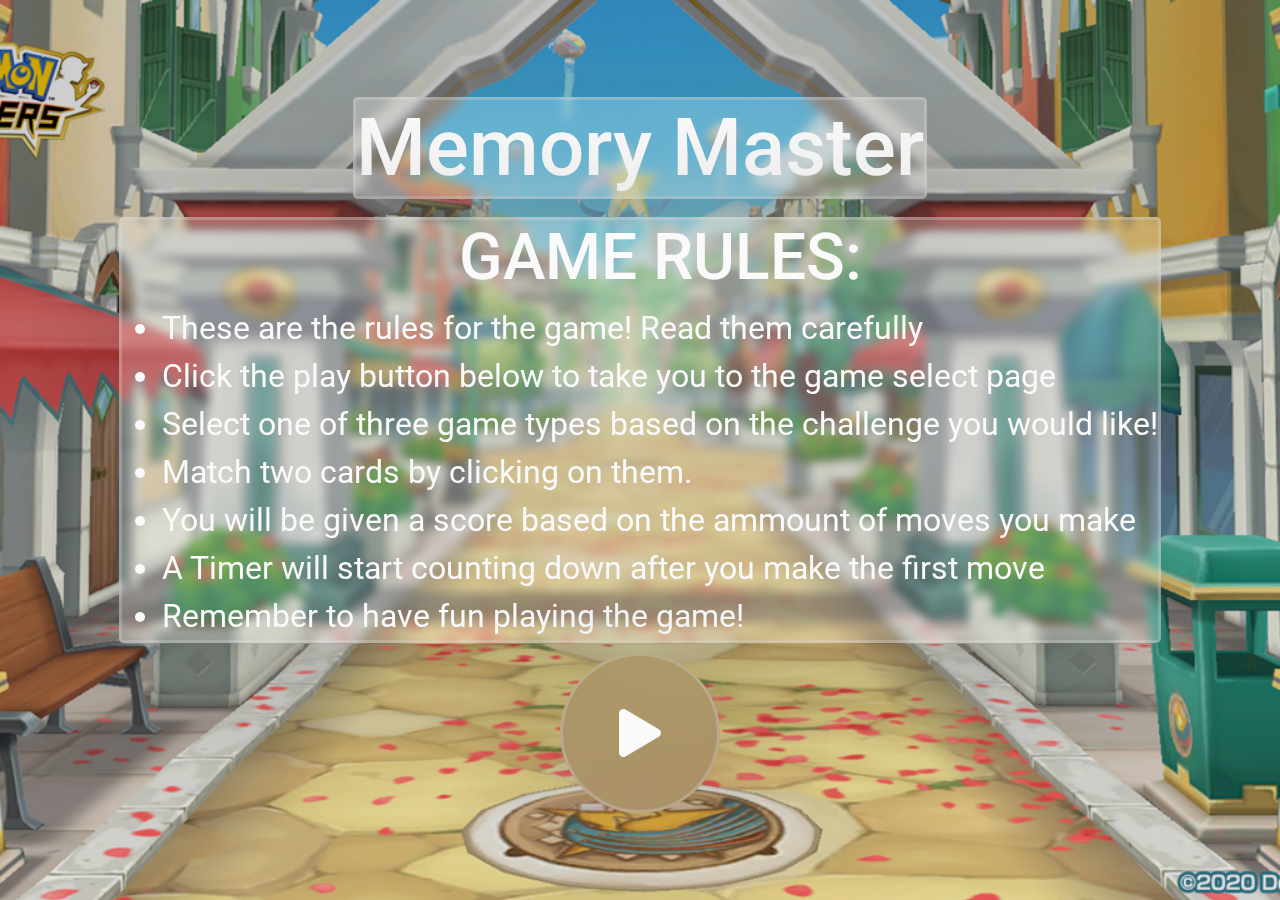
<file: index.html>
<!DOCTYPE html>
<html lang="en">

<head>
    <meta charset="UTF-8">
    <meta name="viewport" content="width=device-width, initial-scale=1.0">
    <meta http-equiv="X-UA-Compatible" content="ie=edge">
    <!-- Description for project using keywords -->
    <meta name="Description" content="Memory Game Interactive" />
    <!-- Google fonts link -->
    <link rel="preconnect" href="https://fonts.googleapis.com">
    <link rel="preconnect" href="https://fonts.gstatic.com" crossorigin>
    <link href="https://fonts.googleapis.com/css2?family=Roboto:wght@300&display=swap" rel="stylesheet">
    <!-- Bootstrap link -->
    <link rel="stylesheet" href="https://cdnjs.cloudflare.com/ajax/libs/twitter-bootstrap/4.6.0/css/bootstrap.min.css">
    <!-- Font Awesome link -->
    <link rel="stylesheet" href="https://cdnjs.cloudflare.com/ajax/libs/font-awesome/5.15.4/css/all.min.css">
    <!-- Link to css stylesheet -->
    <link rel="stylesheet" href="assets/css/style.css">
    <!-- Page Title -->
    <title>Memory Master</title>
</head>

<body class="city bg-image">
    <!-- Title for landing page -->
    <header class="container">
        <div class="row">
            <div class="col d-flex justify-content-center">
                <h1 class="glass">Memory Master</h1>
            </div>
        </div>
    </header>
    <!-- Section that holdd the rules -->
    <section class="container">
        <div class="row">
            <div class="col d-flex justify-content-center">
                <ul class="game-rules glass">
                    <h2>GAME RULES:</h2>
                    <li>These are the rules for the game! Read them carefully</li>
                    <li>Click the play button below to take you to the game select page</li>
                    <li>Select one of three game types based on the challenge you would like!</li>
                    <li>Match two cards by clicking on them.</li>
                    <li>You will be given a score based on the ammount of moves you make</li>
                    <li>A Timer will start counting down after you make the first move</li>
                    <li>Remember to have fun playing the game!</li>
                </ul>
            </div>
        </div>
    </section>
    <!-- Section for the button that takes you to the game selection page -->
    <section class="container">
        <div class="row">
            <div class="col d-flex justify-content-center">
                    <a href="gametype.html" class="game-select--button d-flex justify-content-center align-items-center">
                        <i class="fas fa-play play-button"></i>
                    </a>
            </div>
        </div>
    </section>
    <!-- Jquery script link -->
    <script src="https://cdnjs.cloudflare.com/ajax/libs/jquery/3.5.1/jquery.min.js"></script>
    <!-- Popper link included with bootstrap -->
    <script src="https://cdnjs.cloudflare.com/ajax/libs/popper.js/1.16.1/umd/popper.min.js"></script>
    <!-- Link to bootstrap JavaScript -->
    <script src="https://cdnjs.cloudflare.com/ajax/libs/twitter-bootstrap/4.6.0/js/bootstrap.min.js"></script>
</body>

</html>
</file>
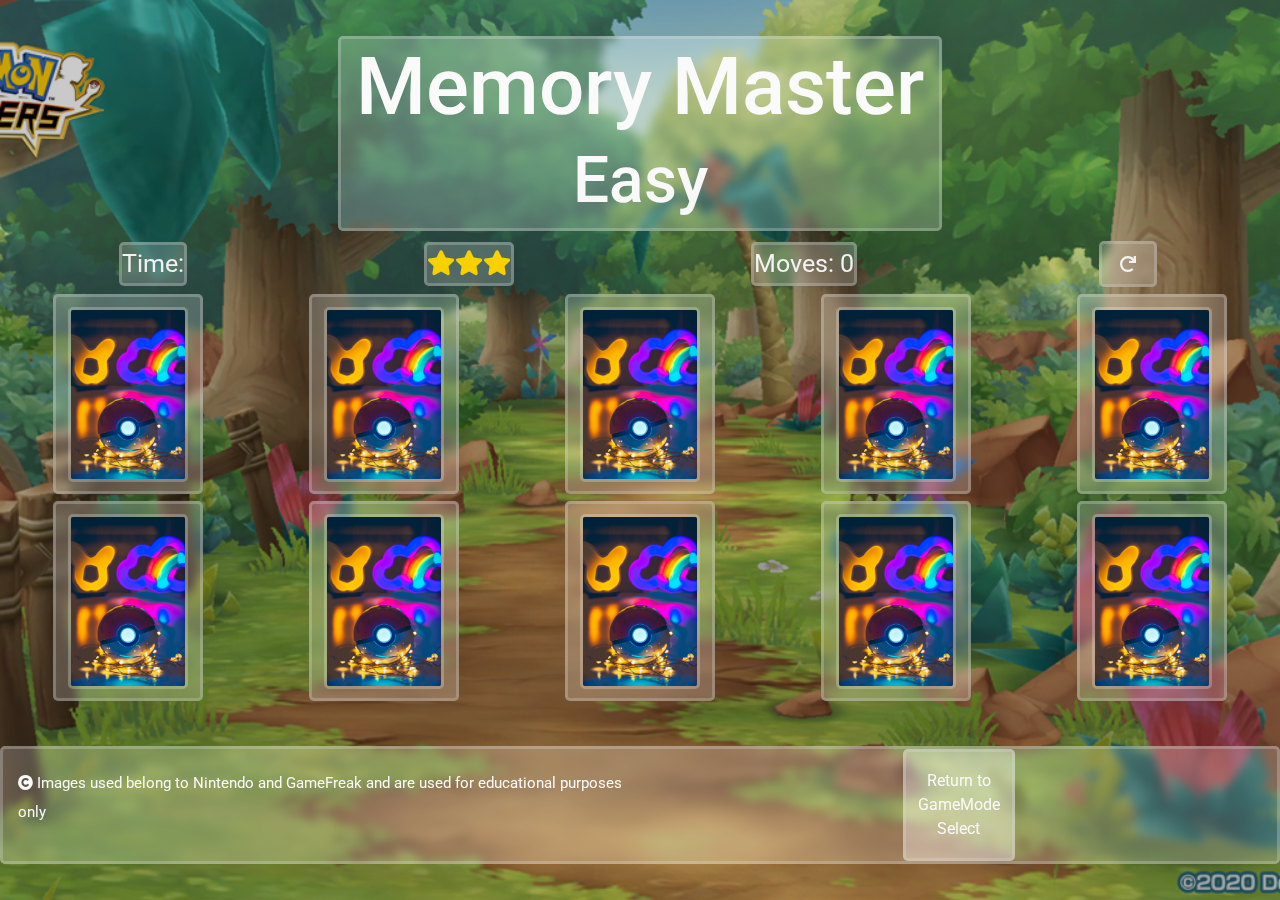
<file: easy.html>
<!DOCTYPE html>
<html lang="en">

<head>
    <meta charset="UTF-8">
    <meta name="viewport" content="width=device-width, initial-scale=1.0">
    <meta http-equiv="X-UA-Compatible" content="ie=edge">
    <!-- Description for project using keywords -->
    <meta name="Description" content="Memory Game Interactive" />
    <!-- Google fonts link -->
    <link rel="preconnect" href="https://fonts.googleapis.com">
    <link rel="preconnect" href="https://fonts.gstatic.com" crossorigin>
    <link href="https://fonts.googleapis.com/css2?family=Roboto:wght@300&display=swap" rel="stylesheet">
    <!-- Bootstrap link -->
    <link rel="stylesheet" href="https://cdnjs.cloudflare.com/ajax/libs/twitter-bootstrap/4.6.0/css/bootstrap.min.css">
    <!-- Bootstrap css link -->
    <link rel="stylesheet" href="https://cdnjs.cloudflare.com/ajax/libs/font-awesome/5.15.4/css/all.min.css">
    <!-- Link to css stylesheet -->
    <link rel="stylesheet" href="assets/css/style.css">
    <!-- Page Title -->
    <script src="assets/javascript/easy.js" async></script>
    <title>Memory Master</title>
</head>

<body class="forest bg-image">
    <!-- Header that countains the h1 page title -->
    <header class="d-flex container-fluid justify-content-center game-info--header">
        <div class="row glass">
            <div class="col">
                <h1>Memory Master</h1>
                <h2>Easy</h2>
            </div>
        </div>
    </header>
    <!-- Layout for Game Board -->
    <section class="game-board container-fluid">
        <div class="row justify-content-around align-items-center">
            <div class="game-info glass">
                Time: <span id="timeElapsed"></span>
            </div>
            <div class="glass game-info">
                <ul class="score-panel">
                    <li><i class="fas fa-star"></i></li>
                    <li><i class="fas fa-star"></i></li>
                    <li><i class="fas fa-star"></i></li>
                </ul>
            </div>
            <div class="game-info glass">
                Moves: <span id="movesUsed">0</span>
            </div>
            <div class="game-info glass restart" onclick="resetAll()">
                <button class="btn"><i class="fas fa-redo restart"></i></button>
            </div>
        </div>
        <div class="row justify-content-around">
            <div class="game-card glass" data-pokemon="bulbasaur">
                <div class="card-back card-face">
                    <img class="pokeball" src="assets/images/bg-images/pokeball.jpg" alt="pokeball">
                </div>
                <div class="card-front card-face">
                    <img class="pokemon" src="assets/images/card-images/bulbasaur.png" alt="bulbasaur">
                </div>
            </div>
            <div class="game-card glass" data-pokemon="bulbasaur">
                <div class="card-back card-face">
                    <img class="pokeball" src="assets/images/bg-images/pokeball.jpg" alt="pokeball">
                </div>
                <div class="card-front card-face">
                    <img class="pokemon" src="assets/images/card-images/bulbasaur.png" alt="bulbasaur">
                </div>
            </div>
            <div class="game-card glass" data-pokemon="treecko">
                <div class="card-back card-face">
                    <img class="pokeball" src="assets/images/bg-images/pokeball.jpg" alt="pokeball">
                </div>
                <div class="card-front card-face">
                    <img class="pokemon" src="assets/images/card-images/treecko.png" alt="treecko">
                </div>
            </div>
            <div class="game-card glass" data-pokemon="treecko">
                <div class="card-back card-face">
                    <img class="pokeball" src="assets/images/bg-images/pokeball.jpg" alt="pokeball">
                </div>
                <div class="card-front card-face">
                    <img class="pokemon" src="assets/images/card-images/treecko.png" alt="treecko">
                </div>
            </div>
            <div class="game-card glass" data-pokemon="turtwig">
                <div class="card-back card-face">
                    <img class="pokeball" src="assets/images/bg-images/pokeball.jpg" alt="pokeball">
                </div>
                <div class="card-front card-face">
                    <img class="pokemon" src="assets/images/card-images/turtwig.png" alt="turtwig">
                </div>
            </div>
        </div>
        <div class="row justify-content-around">
            <div class="game-card glass" data-pokemon="turtwig">
                <div class="card-back card-face">
                    <img class="pokeball" src="assets/images/bg-images/pokeball.jpg" alt="pokeball">
                </div>
                <div class="card-front card-face">
                    <img class="pokemon" src="assets/images/card-images/turtwig.png" alt="turtwig">
                </div>
            </div>
            <div class="game-card glass" data-pokemon="chikorita">
                <div class="card-back card-face">
                    <img class="pokeball" src="assets/images/bg-images/pokeball.jpg" alt="pokeball">
                </div>
                <div class="card-front card-face">
                    <img class="pokemon" src="assets/images/card-images/chikorita.png" alt="chikorita"> 
                </div>
            </div>
            <div class="game-card glass" data-pokemon="chikorita">
                <div class="card-back card-face">
                    <img class="pokeball" src="assets/images/bg-images/pokeball.jpg" alt="pokeball">
                </div>
                <div class="card-front card-face">
                    <img class="pokemon" src="assets/images/card-images/chikorita.png" alt="chikorita">
                </div>
            </div>
            <div class="game-card glass" data-pokemon="pikachu">
                <div class="card-back card-face">
                    <img class="pokeball" src="assets/images/bg-images/pokeball.jpg" alt="pokeball">
                </div>
                <div class="card-front card-face">
                    <img class="pokemon" src="assets/images/card-images/pikachu.png" alt="pikachu">
                </div>
            </div>
            <div class="game-card glass" data-pokemon="pikachu">
                <div class="card-back card-face">
                    <img class="pokeball" src="assets/images/bg-images/pokeball.jpg" alt="pokeball">
                </div>
                <div class="card-front card-face">
                    <img class="pokemon" src="assets/images/card-images/pikachu.png" alt="pikachu">
                </div>
            </div>
        </div>
    </section>
    <!-- WINSCREEN MODAL -->
    <div class="win-screen glass-modal glass" id="win-screen">
        <div class="popup">
            <h2 class="#">Congratulations You Won!!!</h2>
            <a class="close" onclick="playAgain()">X</a>
            <div class="content-1">
                <p class="win-screen--text">Congratulations you matched all cards!!</p>
            </div>
            <div class="content-2">
                <p class="win-screen--text">You made <span id=finalMove> </span> moves </p>
                <img src="assets/images/bg-images/win-screen.png" alt="image of ash having won all badges"
                    class="win-screen--img">
            </div>
            <button id="play-again" onclick="playAgain()" class="glass win-screen--btn">
                Play again!
            </button>
            <a href="gametype.html">
                <button class="glass win-screen--btn">Return to game selection screen</button>
            </a>
        </div>
    </div>
    <footer class="container-fluid">
        <div class="row glass">
            <div class="col-6 d-flex justify-content-center align-items-center">
                <p class="footer-text"><small><i class="fas fa-copyright"></i> Images used belong to Nintendo and
                        GameFreak and are used for educational purposes only</small></p>
            </div>
            <div class="col-6 d-flex justify-content-center">
                <a href="gametype.html"><button class="glass back-to--select">Return to GameMode Select</button> </a>
            </div>
        </div>
    </footer>
    <!-- Jquery script link -->
    <script src="https://cdnjs.cloudflare.com/ajax/libs/jquery/3.5.1/jquery.min.js"></script>
    <!-- Popper link included with bootstrap -->
    <script src="https://cdnjs.cloudflare.com/ajax/libs/popper.js/1.16.1/umd/popper.min.js"></script>
    <!-- Link to bootstrap JavaScript -->
    <script src="https://cdnjs.cloudflare.com/ajax/libs/twitter-bootstrap/4.6.0/js/bootstrap.min.js"></script>
</body>

</html>
</file>
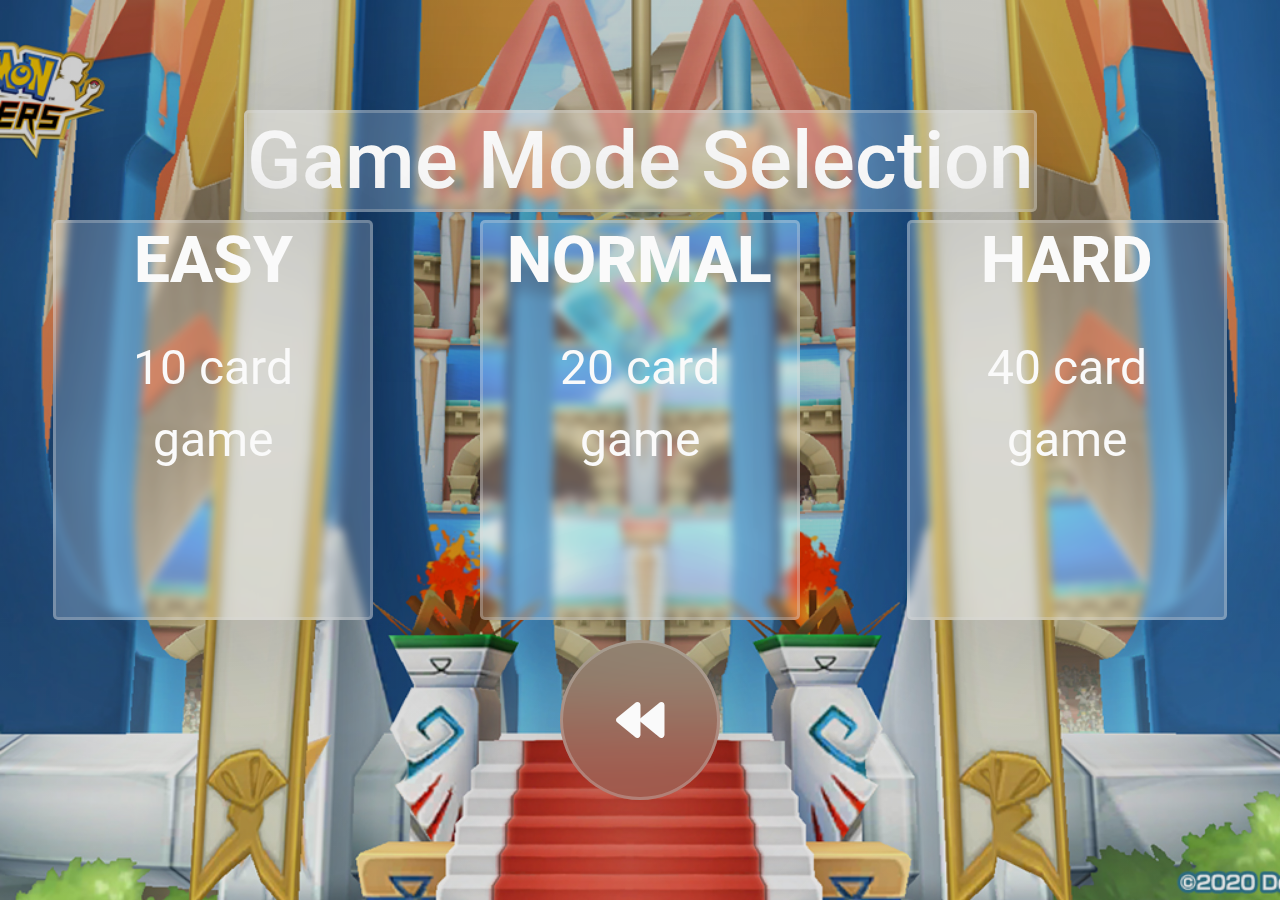
<file: gametype.html>
<!DOCTYPE html>
<html lang="en">

<head>
    <meta charset="UTF-8">
    <meta name="viewport" content="width=device-width, initial-scale=1.0">
    <meta http-equiv="X-UA-Compatible" content="ie=edge">
    <!-- Description for project using keywords -->
    <meta name="Description" content="Memory Game Interactive" />
    <!-- Google fonts link -->
    <link rel="preconnect" href="https://fonts.googleapis.com">
    <link rel="preconnect" href="https://fonts.gstatic.com" crossorigin>
    <link href="https://fonts.googleapis.com/css2?family=Roboto:wght@300&display=swap" rel="stylesheet">
    <!-- Bootstrap link -->
    <link rel="stylesheet" href="https://cdnjs.cloudflare.com/ajax/libs/twitter-bootstrap/4.6.0/css/bootstrap.min.css">
    <!-- Bootstrap css link -->
    <link rel="stylesheet" href="https://cdnjs.cloudflare.com/ajax/libs/font-awesome/5.15.4/css/all.min.css">
    <!-- Link to css stylesheet -->
    <link rel="stylesheet" href="assets/css/style.css">
    <!-- Page Title -->
    <title>Memory Master</title>
</head>

<body class="arena bg-image">
    <!-- Title for page -->
    <header class="container">
        <div class="row">
            <div class="col d-flex justify-content-center">
                <h1 class="glass">Game Mode Selection</h1>
            </div>
        </div>
    </header>
    <!-- Section that holds the cards and links for each game mode -->
    <section class="container-fluid">
        <div class="row">
            <!-- card 1 -->
            <div class="col-lg-4 col-sm-12 d-flex justify-content-center">
                <div class="game-selection--card glass">
                    <h2 class="card-title">EASY</h2>
                    <p class="card-body">10 card game</p>
                    <a href="easy.html" class="select-button select-button--easy">
                    </a>
                </div>
            </div>
            <!-- card 2 -->
            <div class="col-lg-4 col-sm-12 d-flex justify-content-center">
                <div class="game-selection--card glass">
                    <h2 class="card-title">NORMAL</h2>
                    <p class="card-body">20 card game</p>
                    <a href="normal.html" class="select-button select-button--normal">
                    </a>
                </div>
            </div>
            <!-- card 3 -->
            <div class="col-lg-4 col-sm-12 d-flex justify-content-center">
                <div class="game-selection--card glass">
                    <h2 class="card-title">HARD</h2>
                    <p class="card-body">40 card game</p>
                    <a href="hard.html" class="select-button select-button--hard">                        
                    </a>
                </div>
            </div>
        </div>
    </section>
    <div class="container">
        <div class="row">
            <div class="col d-flex justify-content-center">
                <a href="index.html" class="game-select--button d-flex justify-content-center align-items-center">
                        <i class="fas fa-backward play-button"></i>
                </a>
            </div>
        </div>
    </div>
    <!-- Jquery script link -->
    <script src="https://cdnjs.cloudflare.com/ajax/libs/jquery/3.5.1/jquery.min.js"></script>
    <!-- Popper link included with bootstrap -->
    <script src="https://cdnjs.cloudflare.com/ajax/libs/popper.js/1.16.1/umd/popper.min.js"></script>
    <!-- Link to bootstrap JavaScript -->
    <script src="https://cdnjs.cloudflare.com/ajax/libs/twitter-bootstrap/4.6.0/js/bootstrap.min.js"></script>
</body>

</html>
</file>
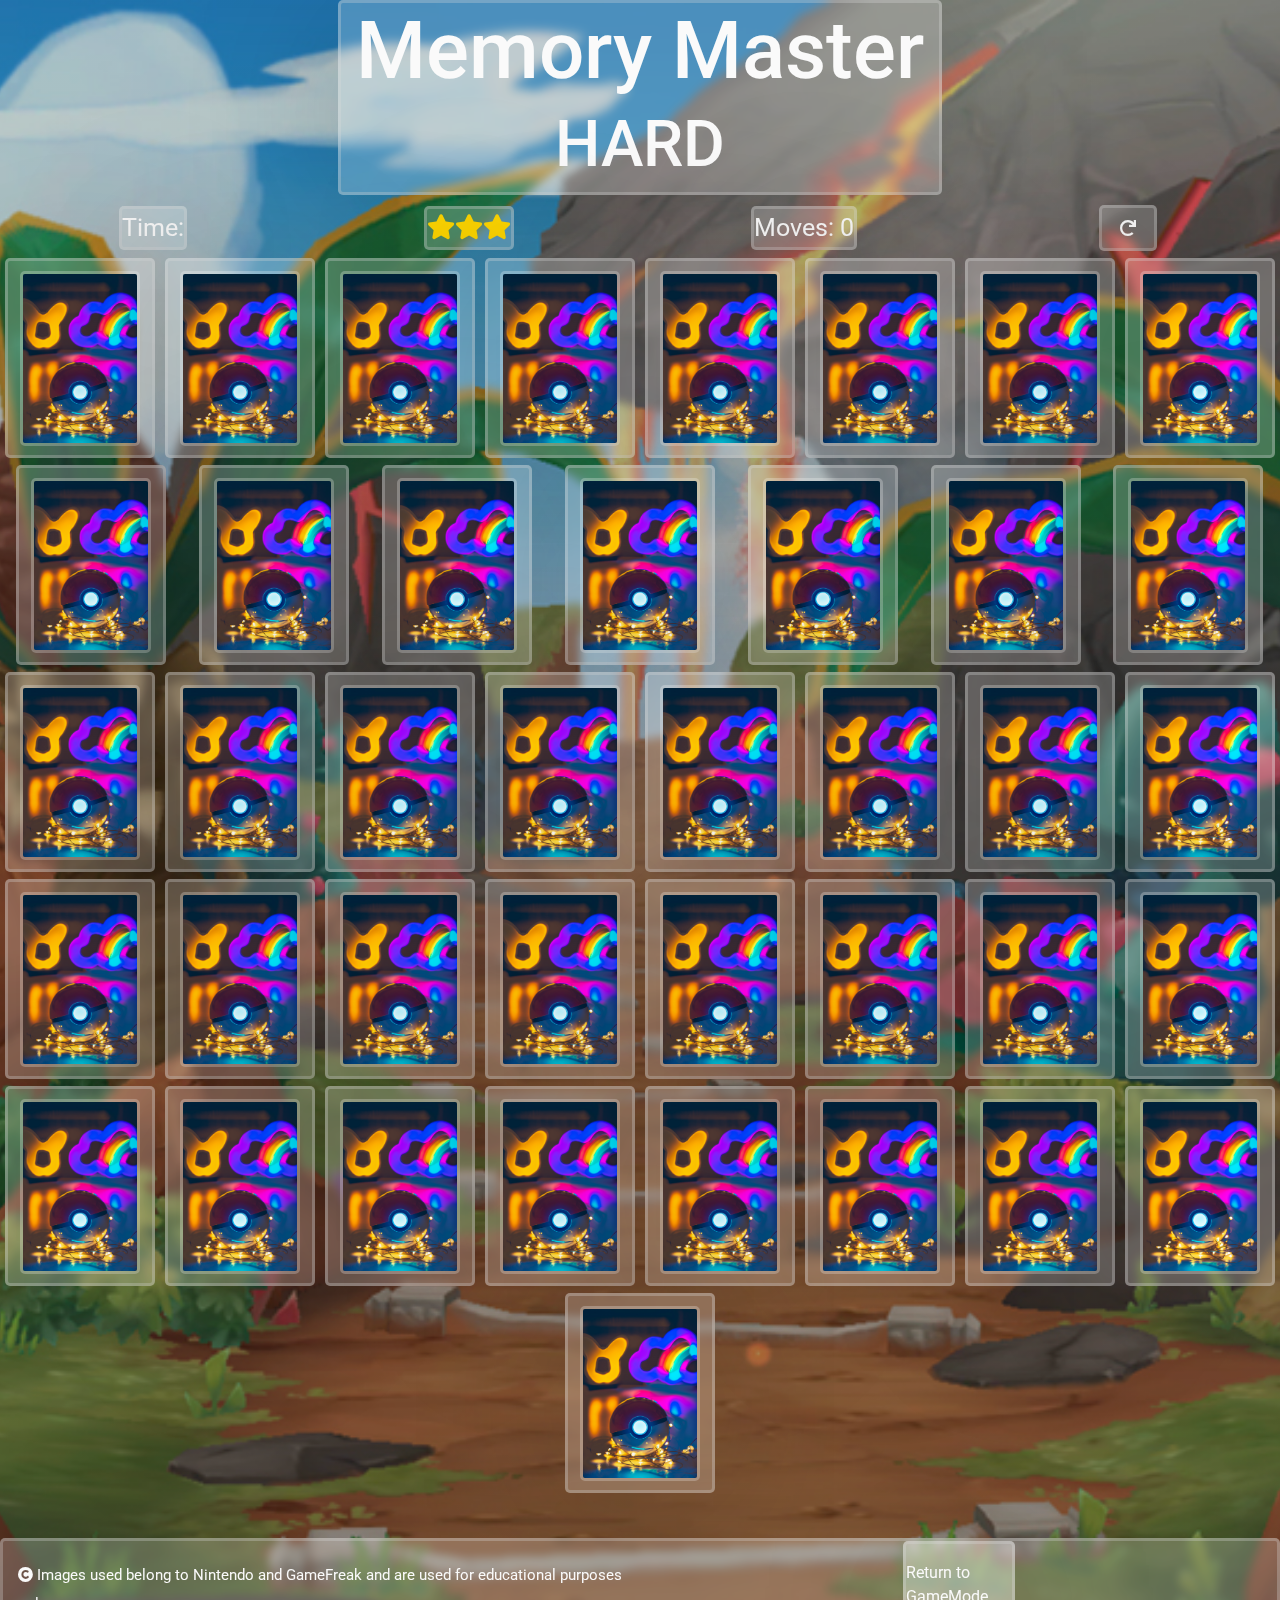
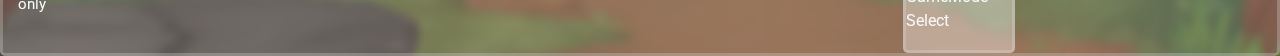
<file: hard.html>
<!DOCTYPE html>
<html lang="en">

<head>
    <meta charset="UTF-8">
    <meta name="viewport" content="width=device-width, initial-scale=1.0">
    <meta http-equiv="X-UA-Compatible" content="ie=edge">
    <!-- Description for project using keywords -->
    <meta name="Description" content="Memory Game Interactive" />
    <!-- Google fonts link -->
    <link rel="preconnect" href="https://fonts.googleapis.com">
    <link rel="preconnect" href="https://fonts.gstatic.com" crossorigin>
    <link href="https://fonts.googleapis.com/css2?family=Roboto:wght@300&display=swap" rel="stylesheet">
    <!-- Bootstrap link -->
    <link rel="stylesheet" href="https://cdnjs.cloudflare.com/ajax/libs/twitter-bootstrap/4.6.0/css/bootstrap.min.css">
    <!-- Bootstrap css link -->
    <link rel="stylesheet" href="https://cdnjs.cloudflare.com/ajax/libs/font-awesome/5.15.4/css/all.min.css">
    <!-- Link to css stylesheet -->
    <link rel="stylesheet" href="assets/css/style.css">
    <!-- Script hard js link -->
    <script src="assets/javascript/hard.js" async></script>
    <!-- Page Title -->
    <title>Memory Master</title>
</head>

<body class="volcano bg-image">
    <!-- Header that countains the h1 page title -->
    <header class="d-flex container-fluid justify-content-center game-info--header">
        <div class="row glass">
            <div class="col">
                <h1>Memory Master</h1>
                <h2>HARD</h2>
            </div>
        </div>
    </header>
    <!-- Layout for Game Board -->
    <section class="game-board container-fluid">
        <div class="row justify-content-around align-items-center">
            <div class="game-info glass">
                Time: <span id="timeElapsed"></span>
            </div>
            <div class="glass game-info">
                <ul class="score-panel">
                    <li><i class="fas fa-star"></i></li>
                    <li><i class="fas fa-star"></i></li>
                    <li><i class="fas fa-star"></i></li>
                </ul>
            </div>
            <div class="game-info glass">
                Moves: <span id="movesUsed">0</span>
            </div>
            <div class="game-info glass restart" onclick="resetAll()">
                <button class="btn"><i class="fas fa-redo restart"></i></button>
            </div>
        </div>
        <div class="row justify-content-around">
            <div class="game-card glass" data-pokemon="raikou">
                <div class="card-back card-face">
                    <img class="pokeball" src="assets/images/bg-images/pokeball.jpg" alt="pokeball">
                </div>
                <div class="card-front card-face">
                    <img class="pokemon" src="assets/images/card-images/raikou.png" alt="raikou">
                </div>
            </div>
            <div class="game-card glass" data-pokemon="salamence">
                <div class="card-back card-face">
                    <img class="pokeball" src="assets/images/bg-images/pokeball.jpg" alt="pokeball">
                </div>
                <div class="card-front card-face">
                    <img class="pokemon" src="assets/images/card-images/salamence.png" alt="salamence">
                </div>
            </div>
            <div class="game-card glass" data-pokemon="squirtle">
                <div class="card-back card-face">
                    <img class="pokeball" src="assets/images/bg-images/pokeball.jpg" alt="pokeball">
                </div>
                <div class="card-front card-face">
                    <img class="pokemon" src="assets/images/card-images/squirtle.png" alt="squirtle">
                </div>
            </div>
            <div class="game-card glass" data-pokemon="totodile">
                <div class="card-back card-face">
                    <img class="pokeball" src="assets/images/bg-images/pokeball.jpg" alt="pokeball">
                </div>
                <div class="card-front card-face">
                    <img class="pokemon" src="assets/images/card-images/totodile.png" alt="totodile">
                </div>
            </div>
            <div class="game-card glass" data-pokemon="tyranitar">
                <div class="card-back card-face">
                    <img class="pokeball" src="assets/images/bg-images/pokeball.jpg" alt="pokeball">
                </div>
                <div class="card-front card-face">
                    <img class="pokemon" src="assets/images/card-images/tyranitar.png" alt="tyranitar">
                </div>
            </div>
            <div class="game-card glass" data-pokemon="raikou">
                <div class="card-back card-face">
                    <img class="pokeball" src="assets/images/bg-images/pokeball.jpg" alt="pokeball">
                </div>
                <div class="card-front card-face">
                    <img class="pokemon" src="assets/images/card-images/raikou.png" alt="raikou">
                </div>
            </div>
            <div class="game-card glass" data-pokemon="salamence">
                <div class="card-back card-face">
                    <img class="pokeball" src="assets/images/bg-images/pokeball.jpg" alt="pokeball">
                </div>
                <div class="card-front card-face">
                    <img class="pokemon" src="assets/images/card-images/salamence.png" alt="salamence">
                </div>
            </div>
            <div class="game-card glass" data-pokemon="squirtle">
                <div class="card-back card-face">
                    <img class="pokeball" src="assets/images/bg-images/pokeball.jpg" alt="pokeball">
                </div>
                <div class="card-front card-face">
                    <img class="pokemon" src="assets/images/card-images/squirtle.png" alt="squirtle">
                </div>
            </div>
            <div class="game-card glass" data-pokemon="totodile">
                <div class="card-back card-face">
                    <img class="pokeball" src="assets/images/bg-images/pokeball.jpg" alt="pokeball">
                </div>
                <div class="card-front card-face">
                    <img class="pokemon" src="assets/images/card-images/totodile.png" alt="totodile">
                </div>
            </div>
            <div class="game-card glass" data-pokemon="tyranitar">
                <div class="card-back card-face">
                    <img class="pokeball" src="assets/images/bg-images/pokeball.jpg" alt="pokeball">
                </div>
                <div class="card-front card-face">
                    <img class="pokemon" src="assets/images/card-images/tyranitar.png" alt="tyranitar">
                </div>
            </div>
            <div class="game-card glass" data-pokemon="entei">
                <div class="card-back card-face">
                    <img class="pokeball" src="assets/images/bg-images/pokeball.jpg" alt="pokeball">
                </div>
                <div class="card-front card-face">
                    <img class="pokemon" src="assets/images/card-images/entei.png" alt="entei">
                </div>
            </div>
            <div class="game-card glass" data-pokemon="gible">
                <div class="card-back card-face">
                    <img class="pokeball" src="assets/images/bg-images/pokeball.jpg" alt="pokeball">
                </div>
                <div class="card-front card-face">
                    <img class="pokemon" src="assets/images/card-images/gible.png" alt="gible">
                </div>
            </div>
            <div class="game-card glass" data-pokemon="machamp">
                <div class="card-back card-face">
                    <img class="pokeball" src="assets/images/bg-images/pokeball.jpg" alt="pokeball">
                </div>
                <div class="card-front card-face">
                    <img class="pokemon" src="assets/images/card-images/machamp.png" alt="machamp">
                </div>
            </div>
            <div class="game-card glass" data-pokemon="metagross">
                <div class="card-back card-face">
                    <img class="pokeball" src="assets/images/bg-images/pokeball.jpg" alt="pokeball">
                </div>
                <div class="card-front card-face">
                    <img class="pokemon" src="assets/images/card-images/metagross.png" alt="metagross">
                </div>
            </div>
            <div class="game-card glass" data-pokemon="piplup">
                <div class="card-back card-face">
                    <img class="pokeball" src="assets/images/bg-images/pokeball.jpg" alt="pokeball">
                </div>
                <div class="card-front card-face">
                    <img class="pokemon" src="assets/images/card-images/piplup.png" alt="piplup">
                </div>
            </div>
        </div>
        <div class="row justify-content-around">
            <div class="game-card glass" data-pokemon="entei">
                <div class="card-back card-face">
                    <img class="pokeball" src="assets/images/bg-images/pokeball.jpg" alt="pokeball">
                </div>
                <div class="card-front card-face">
                    <img class="pokemon" src="assets/images/card-images/entei.png" alt="entei">
                </div>
            </div>
            <div class="game-card glass" data-pokemon="gible">
                <div class="card-back card-face">
                    <img class="pokeball" src="assets/images/bg-images/pokeball.jpg" alt="pokeball">
                </div>
                <div class="card-front card-face">
                    <img class="pokemon" src="assets/images/card-images/gible.png" alt="gible">
                </div>
            </div>
            <div class="game-card glass" data-pokemon="machamp">
                <div class="card-back card-face">
                    <img class="pokeball" src="assets/images/bg-images/pokeball.jpg" alt="pokeball">
                </div>
                <div class="card-front card-face">
                    <img class="pokemon" src="assets/images/card-images/machamp.png" alt="machamp">
                </div>
            </div>
            <div class="game-card glass" data-pokemon="metagross">
                <div class="card-back card-face">
                    <img class="pokeball" src="assets/images/bg-images/pokeball.jpg" alt="pokeball">
                </div>
                <div class="card-front card-face">
                    <img class="pokemon" src="assets/images/card-images/metagross.png" alt="metagross">
                </div>
            </div>
            <div class="game-card glass" data-pokemon="piplup">
                <div class="card-back card-face">
                    <img class="pokeball" src="assets/images/bg-images/pokeball.jpg" alt="pokeball">
                </div>
                <div class="card-front card-face">
                    <img class="pokemon" src="assets/images/card-images/piplup.png" alt="piplup">
                </div>
            </div>
            <div class="game-card glass" data-pokemon="alakazam">
                <div class="card-back card-face">
                    <img class="pokeball" src="assets/images/bg-images/pokeball.jpg" alt="pokeball">
                </div>
                <div class="card-front card-face">
                    <img class="pokemon" src="assets/images/card-images/alakazam.png" alt="alakazam">
                </div>
            </div>
            <div class="game-card glass" data-pokemon="charmander">
                <div class="card-back card-face">
                    <img class="pokeball" src="assets/images/bg-images/pokeball.jpg" alt="pokeball">
                </div>
                <div class="card-front card-face">
                    <img class="pokemon" src="assets/images/card-images/charmander.png" alt="charmander">
                </div>
            </div>
            <div class="game-card glass" data-pokemon="chimchar">
                <div class="card-back card-face">
                    <img class="pokeball" src="assets/images/bg-images/pokeball.jpg" alt="pokeball">
                </div>
                <div class="card-front card-face">
                    <img class="pokemon" src="assets/images/card-images/chimchar.png" alt="chimchar">
                </div>
            </div>
            <div class="game-card glass" data-pokemon="cyndaquil">
                <div class="card-back card-face">
                    <img class="pokeball" src="assets/images/bg-images/pokeball.jpg" alt="pokeball">
                </div>
                <div class="card-front card-face">
                    <img class="pokemon" src="assets/images/card-images/cyndaquil.png" alt="cyndaquil">
                </div>
            </div>
            <div class="game-card glass" data-pokemon="dragonite">
                <div class="card-back card-face">
                    <img class="pokeball" src="assets/images/bg-images/pokeball.jpg" alt="pokeball">
                </div>
                <div class="card-front card-face">
                    <img class="pokemon" src="assets/images/card-images/dragonite.png" alt="dragonite">
                </div>
            </div>
            <div class="game-card glass" data-pokemon="alakazam">
                <div class="card-back card-face">
                    <img class="pokeball" src="assets/images/bg-images/pokeball.jpg" alt="pokeball">
                </div>
                <div class="card-front card-face">
                    <img class="pokemon" src="assets/images/card-images/alakazam.png" alt="alakazam">
                </div>
            </div>
            <div class="game-card glass" data-pokemon="charmander">
                <div class="card-back card-face">
                    <img class="pokeball" src="assets/images/bg-images/pokeball.jpg" alt="pokeball">
                </div>
                <div class="card-front card-face">
                    <img class="pokemon" src="assets/images/card-images/charmander.png" alt="charmander">
                </div>
            </div>
            <div class="game-card glass" data-pokemon="chimchar">
                <div class="card-back card-face">
                    <img class="pokeball" src="assets/images/bg-images/pokeball.jpg" alt="pokeball">
                </div>
                <div class="card-front card-face">
                    <img class="pokemon" src="assets/images/card-images/chimchar.png" alt="chimchar">
                </div>
            </div>
            <div class="game-card glass" data-pokemon="cyndaquil">
                <div class="card-back card-face">
                    <img class="pokeball" src="assets/images/bg-images/pokeball.jpg" alt="pokeball">
                </div>
                <div class="card-front card-face">
                    <img class="pokemon" src="assets/images/card-images/cyndaquil.png" alt="cyndaquil">
                </div>
            </div>
            <div class="game-card glass" data-pokemon="dragonite">
                <div class="card-back card-face">
                    <img class="pokeball" src="assets/images/bg-images/pokeball.jpg" alt="pokeball">
                </div>
                <div class="card-front card-face">
                    <img class="pokemon" src="assets/images/card-images/dragonite.png" alt="dragonite">
                </div>
            </div>
            <div class="game-card glass" data-pokemon="bulbasaur">
                <div class="card-back card-face">
                    <img class="pokeball" src="assets/images/bg-images/pokeball.jpg" alt="pokeball">
                </div>
                <div class="card-front card-face">
                    <img class="pokemon" src="assets/images/card-images/bulbasaur.png" alt="bulbasaur">
                </div>
            </div>
            <div class="game-card glass" data-pokemon="bulbasaur">
                <div class="card-back card-face">
                    <img class="pokeball" src="assets/images/bg-images/pokeball.jpg" alt="pokeball">
                </div>
                <div class="card-front card-face">
                    <img class="pokemon" src="assets/images/card-images/bulbasaur.png" alt="bulbasaur">
                </div>
            </div>
            <div class="game-card glass" data-pokemon="treecko">
                <div class="card-back card-face">
                    <img class="pokeball" src="assets/images/bg-images/pokeball.jpg" alt="pokeball">
                </div>
                <div class="card-front card-face">
                    <img class="pokemon" src="assets/images/card-images/treecko.png" alt="treecko">
                </div>
            </div>
            <div class="game-card glass" data-pokemon="treecko">
                <div class="card-back card-face">
                    <img class="pokeball" src="assets/images/bg-images/pokeball.jpg" alt="pokeball">
                </div>
                <div class="card-front card-face">
                    <img class="pokemon" src="assets/images/card-images/treecko.png" alt="treecko">
                </div>
            </div>
            <div class="game-card glass" data-pokemon="turtwig">
                <div class="card-back card-face">
                    <img class="pokeball" src="assets/images/bg-images/pokeball.jpg" alt="pokeball">
                </div>
                <div class="card-front card-face">
                    <img class="pokemon" src="assets/images/card-images/turtwig.png" alt="turtwig">
                </div>
            </div>
            <div class="game-card glass" data-pokemon="turtwig">
                <div class="card-back card-face">
                    <img class="pokeball" src="assets/images/bg-images/pokeball.jpg" alt="pokeball">
                </div>
                <div class="card-front card-face">
                    <img class="pokemon" src="assets/images/card-images/turtwig.png" alt="turtwig">
                </div>
            </div>
            <div class="game-card glass" data-pokemon="chikorita">
                <div class="card-back card-face">
                    <img class="pokeball" src="assets/images/bg-images/pokeball.jpg" alt="pokeball">
                </div>
                <div class="card-front card-face">
                    <img class="pokemon" src="assets/images/card-images/chikorita.png" alt="chikorita">
                </div>
            </div>
            <div class="game-card glass" data-pokemon="chikorita">
                <div class="card-back card-face">
                    <img class="pokeball" src="assets/images/bg-images/pokeball.jpg" alt="pokeball">
                </div>
                <div class="card-front card-face">
                    <img class="pokemon" src="assets/images/card-images/chikorita.png" alt="chikorita">
                </div>
            </div>
            <div class="game-card glass" data-pokemon="pikachu">
                <div class="card-back card-face">
                    <img class="pokeball" src="assets/images/bg-images/pokeball.jpg" alt="pokeball">
                </div>
                <div class="card-front card-face">
                    <img class="pokemon" src="assets/images/card-images/pikachu.png" alt="pikachu">
                </div>
            </div>
            <div class="game-card glass" data-pokemon="pikachu">
                <div class="card-back card-face">
                    <img class="pokeball" src="assets/images/bg-images/pokeball.jpg" alt="pokeball">
                </div>
                <div class="card-front card-face">
                    <img class="pokemon" src="assets/images/card-images/pikachu.png" alt="pikachu">
                </div>
            </div>
        </div>
    </section>
    <!-- WINSCREEN MODAL -->
    <div class="win-screen glass-modal glass" id="win-screen">
        <div class="popup">
            <h2 class="#">Congratulations You Won!!!</h2>
            <a class="close" onclick="playAgain()">X</a>
            <div class="content-1">
                <p class="win-screen--text">Congratulations you matched all cards!!</p>
            </div>
            <div class="content-2">
                <p class="win-screen--text">You made <span id=finalMove> </span> moves </p>
                <img src="assets/images/bg-images/win-screen.png" alt="image of ash having won all badges"
                    class="win-screen--img">
            </div>
            <button id="play-again" onclick="playAgain()" class="glass win-screen--btn">
                Play again!
            </button>
            <a href="gametype.html" class="glass win-screen--btn">
                Return to game selection screen
            </a>
        </div>
    </div>
    <footer class="container-fluid">
        <div class="row glass">
            <div class="col-6 d-flex justify-content-center align-items-center">
                <p class="footer-text"><small><i class="fas fa-copyright"></i> Images used belong to Nintendo and
                        GameFreak and are used for educational purposes only</small></p>
            </div>
            <div class="col-6 d-flex justify-content-center">
                <a href="gametype.html" class="glass back-to--select d-flex justify-content-center align-items-center">
                    Return to GameMode Select </a>
            </div>
        </div>
    </footer>
    <!-- Jquery script link -->
    <script src="https://cdnjs.cloudflare.com/ajax/libs/jquery/3.5.1/jquery.min.js"></script>
    <!-- Popper link included with bootstrap -->
    <script src="https://cdnjs.cloudflare.com/ajax/libs/popper.js/1.16.1/umd/popper.min.js"></script>
    <!-- Link to bootstrap JavaScript -->
    <script src="https://cdnjs.cloudflare.com/ajax/libs/twitter-bootstrap/4.6.0/js/bootstrap.min.js"></script>
</body>

</html>
</file>
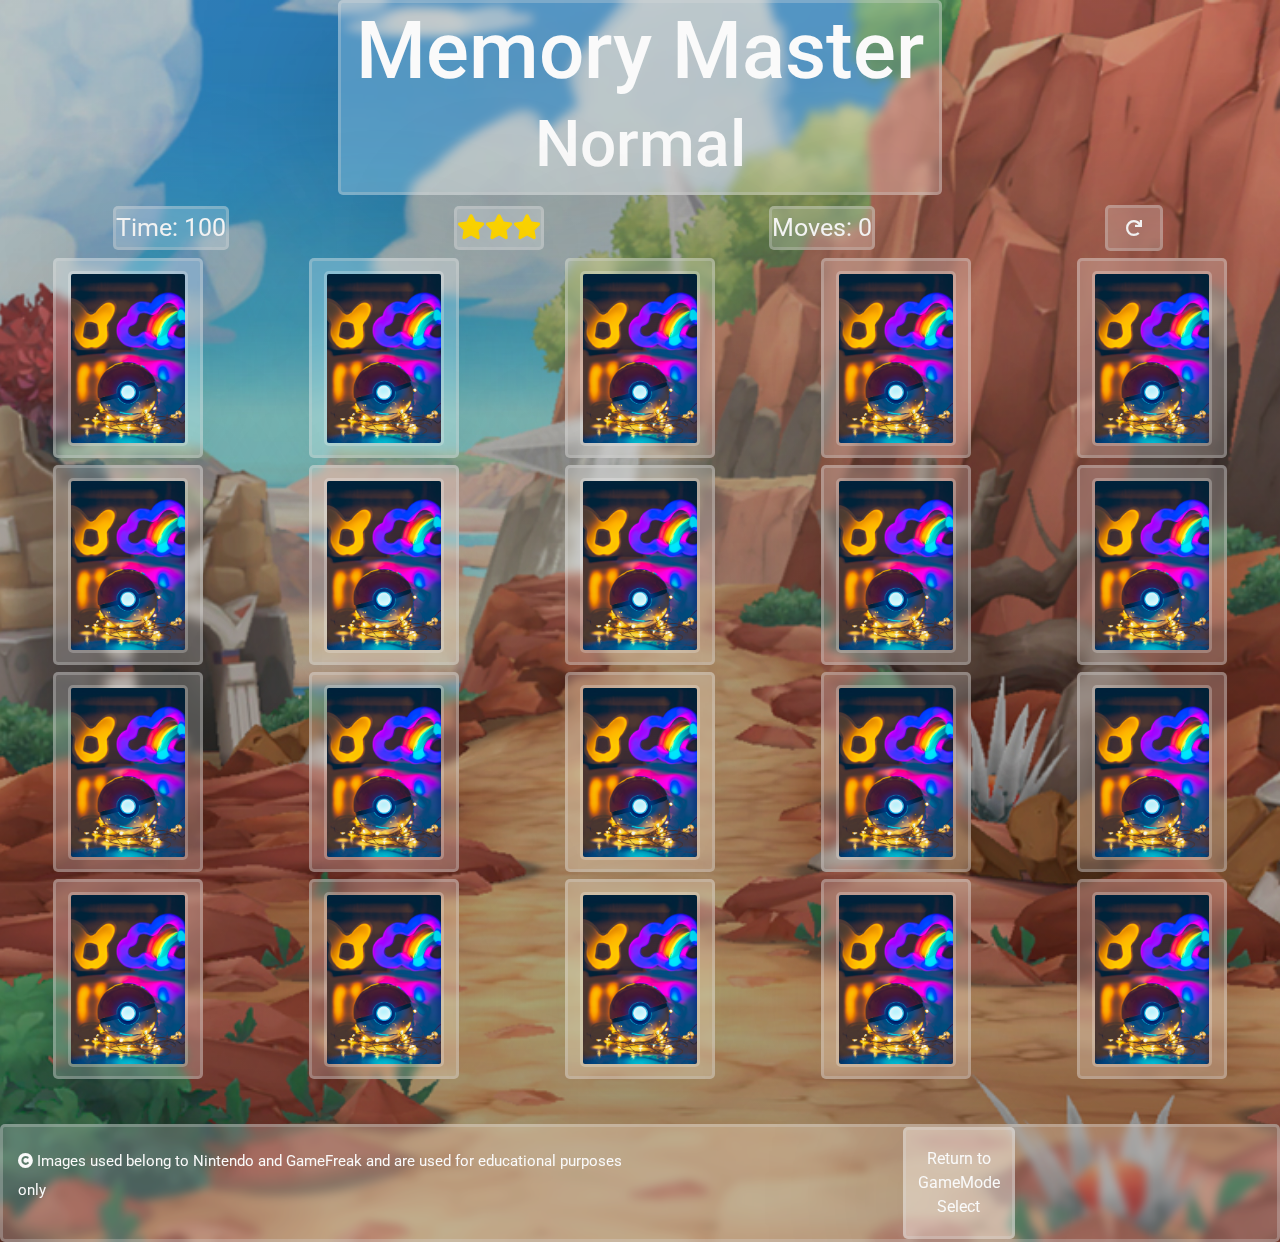
<file: normal.html>
<!DOCTYPE html>
<html lang="en">

<head>
    <meta charset="UTF-8">
    <meta name="viewport" content="width=device-width, initial-scale=1.0">
    <meta http-equiv="X-UA-Compatible" content="ie=edge">
    <!-- Description for project using keywords -->
    <meta name="Description" content="Memory Game Interactive" />
    <!-- Google fonts link -->
    <link rel="preconnect" href="https://fonts.googleapis.com">
    <link rel="preconnect" href="https://fonts.gstatic.com" crossorigin>
    <link href="https://fonts.googleapis.com/css2?family=Roboto:wght@300&display=swap" rel="stylesheet">
    <!-- Bootstrap link -->
    <link rel="stylesheet" href="https://cdnjs.cloudflare.com/ajax/libs/twitter-bootstrap/4.6.0/css/bootstrap.min.css">
    <!-- Bootstrap css link -->
    <link rel="stylesheet" href="https://cdnjs.cloudflare.com/ajax/libs/font-awesome/5.15.4/css/all.min.css">
    <!-- Link to css stylesheet -->
    <link rel="stylesheet" href="assets/css/style.css">
    <!-- Page Title -->
    <script src="assets/javascript/normal.js" async></script>
    <title>Memory Master-normal</title>
</head>

<body class="canyon bg-image">
    <!-- Header that countains the h1 page title -->
    <header class="d-flex container-fluid justify-content-center game-info--header">
        <div class="row glass">
            <div class="col">
                <h1>Memory Master</h1>
                <h2>Normal</h2>
            </div>
        </div>
    </header>
    <!-- Layout for Game Board -->
    <section class="game-board container-fluid">
        <div class="row justify-content-around align-items-center">
            <div class="game-info glass">
                Time: <span id="timeElapsed">100</span>
            </div>
            <div class="glass game-info">
                <ul class="score-panel">
                    <li><i class="fas fa-star"></i></li>
                    <li><i class="fas fa-star"></i></li>
                    <li><i class="fas fa-star"></i></li>
                </ul>
            </div>
            <div class="game-info glass">
                Moves: <span id="movesUsed">0</span>
            </div>
            <div class="game-info glass restart" onclick="resetAll()">
                <button class="btn"><i class="fas fa-redo restart"></i></button>
            </div>
        </div>
        <div class="row justify-content-around">
            <div class="game-card glass" data-pokemon="bulbasaur">
                <div class="card-back card-face">
                    <img class="pokeball" src="assets/images/bg-images/pokeball.jpg">
                </div>
                <div class="card-front card-face">
                    <img class="pokemon" src="assets/images/card-images/bulbasaur.png">
                </div>
            </div>
            <div class="game-card glass" data-pokemon="bulbasaur">
                <div class="card-back card-face">
                    <img class="pokeball" src="assets/images/bg-images/pokeball.jpg">
                </div>
                <div class="card-front card-face">
                    <img class="pokemon" src="assets/images/card-images/bulbasaur.png">
                </div>
            </div>
            <div class="game-card glass" data-pokemon="treecko">
                <div class="card-back card-face">
                    <img class="pokeball" src="assets/images/bg-images/pokeball.jpg">
                </div>
                <div class="card-front card-face">
                    <img class="pokemon" src="assets/images/card-images/treecko.png">
                </div>
            </div>
            <div class="game-card glass" data-pokemon="treecko">
                <div class="card-back card-face">
                    <img class="pokeball" src="assets/images/bg-images/pokeball.jpg">
                </div>
                <div class="card-front card-face">
                    <img class="pokemon" src="assets/images/card-images/treecko.png">
                </div>
            </div>
            <div class="game-card glass" data-pokemon="turtwig">
                <div class="card-back card-face">
                    <img class="pokeball" src="assets/images/bg-images/pokeball.jpg">
                </div>
                <div class="card-front card-face">
                    <img class="pokemon" src="assets/images/card-images/turtwig.png">
                </div>
            </div>
        </div>
        <div class="row justify-content-around">
            <div class="game-card glass" data-pokemon="turtwig">
                <div class="card-back card-face">
                    <img class="pokeball" src="assets/images/bg-images/pokeball.jpg">
                </div>
                <div class="card-front card-face">
                    <img class="pokemon" src="assets/images/card-images/turtwig.png">
                </div>
            </div>
            <div class="game-card glass" data-pokemon="chikorita">
                <div class="card-back card-face">
                    <img class="pokeball" src="assets/images/bg-images/pokeball.jpg">
                </div>
                <div class="card-front card-face">
                    <img class="pokemon" src="assets/images/card-images/chikorita.png">
                </div>
            </div>
            <div class="game-card glass" data-pokemon="chikorita">
                <div class="card-back card-face">
                    <img class="pokeball" src="assets/images/bg-images/pokeball.jpg">
                </div>
                <div class="card-front card-face">
                    <img class="pokemon" src="assets/images/card-images/chikorita.png">
                </div>
            </div>
            <div class="game-card glass" data-pokemon="pikachu">
                <div class="card-back card-face">
                    <img class="pokeball" src="assets/images/bg-images/pokeball.jpg">
                </div>
                <div class="card-front card-face">
                    <img class="pokemon" src="assets/images/card-images/pikachu.png">
                </div>
            </div>
            <div class="game-card glass" data-pokemon="pikachu">
                <div class="card-back card-face">
                    <img class="pokeball" src="assets/images/bg-images/pokeball.jpg">
                </div>
                <div class="card-front card-face">
                    <img class="pokemon" src="assets/images/card-images/pikachu.png">
                </div>
            </div>
        </div>
        <div class="row justify-content-around">
            <div class="game-card glass" data-pokemon="chimchar">
                <div class="card-back card-face">
                    <img class="pokeball" src="assets/images/bg-images/pokeball.jpg">
                </div>
                <div class="card-front card-face">
                    <img class="pokemon" src="assets/images/card-images/chimchar.png">
                </div>
            </div>
            <div class="game-card glass" data-pokemon="charmander">
                <div class="card-back card-face">
                    <img class="pokeball" src="assets/images/bg-images/pokeball.jpg">
                </div>
                <div class="card-front card-face">
                    <img class="pokemon" src="assets/images/card-images/charmander.png">
                </div>
            </div>
            <div class="game-card glass" data-pokemon="cyndaquil">
                <div class="card-back card-face">
                    <img class="pokeball" src="assets/images/bg-images/pokeball.jpg">
                </div>
                <div class="card-front card-face">
                    <img class="pokemon" src="assets/images/card-images/cyndaquil.png">
                </div>
            </div>
            <div class="game-card glass" data-pokemon="entei">
                <div class="card-back card-face">
                    <img class="pokeball" src="assets/images/bg-images/pokeball.jpg">
                </div>
                <div class="card-front card-face">
                    <img class="pokemon" src="assets/images/card-images/entei.png">
                </div>
            </div>
            <div class="game-card glass" data-pokemon="tyranitar">
                <div class="card-back card-face">
                    <img class="pokeball" src="assets/images/bg-images/pokeball.jpg">
                </div>
                <div class="card-front card-face">
                    <img class="pokemon" src="assets/images/card-images/tyranitar.png">
                </div>
            </div>
        </div>
        <div class="row justify-content-around">
            <div class="game-card glass" data-pokemon="chimchar">
                <div class="card-back card-face">
                    <img class="pokeball" src="assets/images/bg-images/pokeball.jpg">
                </div>
                <div class="card-front card-face">
                    <img class="pokemon" src="assets/images/card-images/chimchar.png">
                </div>
            </div>
            <div class="game-card glass" data-pokemon="charmander">
                <div class="card-back card-face">
                    <img class="pokeball" src="assets/images/bg-images/pokeball.jpg">
                </div>
                <div class="card-front card-face">
                    <img class="pokemon" src="assets/images/card-images/charmander.png">
                </div>
            </div>
            <div class="game-card glass" data-pokemon="cyndaquil">
                <div class="card-back card-face">
                    <img class="pokeball" src="assets/images/bg-images/pokeball.jpg">
                </div>
                <div class="card-front card-face">
                    <img class="pokemon" src="assets/images/card-images/cyndaquil.png">
                </div>
            </div>
            <div class="game-card glass" data-pokemon="entei">
                <div class="card-back card-face">
                    <img class="pokeball" src="assets/images/bg-images/pokeball.jpg">
                </div>
                <div class="card-front card-face">
                    <img class="pokemon" src="assets/images/card-images/entei.png">
                </div>
            </div>
            <div class="game-card glass" data-pokemon="tyranitar">
                <div class="card-back card-face">
                    <img class="pokeball" src="assets/images/bg-images/pokeball.jpg">
                </div>
                <div class="card-front card-face">
                    <img class="pokemon" src="assets/images/card-images/tyranitar.png">
                </div>
            </div>
        </div>
    </section>
    <!-- WINSCREEN MODAL -->
    <div class="win-screen glass-modal glass" id="win-screen">
        <div class="popup">
            <h2 class="#">Congratulations You Won!!!</h2>
            <a class="close" onclick="playAgain()">X</a>
            <div class="content-1">
                <p class="win-screen--text">Congratulations you matched all cards!!</p>
            </div>
            <div class="content-2">
                <p class="win-screen--text">You made <span id=finalMove> </span> moves </p>
                <img src="assets/images/bg-images/win-screen.png" alt="image of ash having won all badges"
                    class="win-screen--img">
            </div>
            <button id="play-again" onclick="playAgain()" class="glass win-screen--btn">
                Play again!</a>
            </button>
            <a href="gametype.html">
                <button class="glass win-screen--btn">Return to game selection screen</button>
            </a>
        </div>
    </div>
    <footer class="container-fluid">
        <div class="row glass">
            <div class="col-6 d-flex justify-content-center align-items-center">
                <p class="footer-text"><small><i class="fas fa-copyright"></i> Images used belong to Nintendo and
                        GameFreak and are used for educational purposes only</small></p>
            </div>
            <div class="col-6 d-flex justify-content-center">
                <a href="gametype.html"><button class="glass back-to--select">Return to GameMode Select</button> </a>
            </div>
        </div>
    </footer>
    <!-- Jquery script link -->
    <script src="https://cdnjs.cloudflare.com/ajax/libs/jquery/3.5.1/jquery.min.js"></script>
    <!-- Popper link included with bootstrap -->
    <script src="https://cdnjs.cloudflare.com/ajax/libs/popper.js/1.16.1/umd/popper.min.js"></script>
    <!-- Link to bootstrap JavaScript -->
    <script src="https://cdnjs.cloudflare.com/ajax/libs/twitter-bootstrap/4.6.0/js/bootstrap.min.js"></script>
</body>

</html>
</file>
<file: assets/css/style.css>
/* General Styling */

:root {
    --text-color: #fafafa;
}

html,
body {
    min-height: 100vh;
    font-family: 'Roboto', 'sans-serif';
    color: var(--text-color);
    display: flex;
    flex-direction: column;
    justify-content: center;
}

body>.container {
    padding-top: 10px;
}

h1 {
    font-size: 5rem;
    text-align: center;
}

h2 {
    font-size: 4rem;
    text-align: center;
}

p {
    font-size: 3rem;
}

/* Background images for the body element for each page*/


.bg-image {
    background-repeat: no-repeat;
    background-size: cover;
    background-position: center;
}

.city {
    background-image: url('../images/bg-images/city.jpg');
    background-image: linear-gradient(rgba(0, 0, 0, 0.2), rgba(0, 0, 0, 0.1)), url("../images/bg-images/city.jpg");

}

.arena {
    background-image: url('../images/bg-images/arena.jpg');
    background-image: linear-gradient(rgba(0, 0, 0, 0.2), rgba(0, 0, 0, 0.1)), url('../images/bg-images/arena.jpg');

}

.forest {
    background-image: url('../images/bg-images/forest.jpg');
    background-image: linear-gradient(rgba(0, 0, 0, 0.2), rgba(0, 0, 0, 0.3)), url('../images/bg-images/forest.jpg');
}

.canyon {
    background-image: url('../images/bg-images/canyon.jpg');
    background-image: linear-gradient(rgba(0, 0, 0, 0.2), rgba(0, 0, 0, 0.3)), url('../images/bg-images/canyon.jpg');
}

.volcano {
    background-image: url('../images/bg-images/volcano.jpg');
    background-image: linear-gradient(rgba(0, 0, 0, 0.2), rgba(0, 0, 0, 0.3)), url('../images/bg-images/volcano.jpg');
}


/* Footer styling */

footer {
    padding-top: 40px;
}

.back-to--select {
    width: 7rem;
    height: 7rem;
    color: var(--text-color);
}

.footer-text {
    font-size: 1.2rem;
    font-weight: bold;
}

/* Styling for rule slider */

.game-rules {
    animation-name: popup;
    animation-duration: 0.8s;
    animation-timing-function: linear;
    animation-delay: 0.4s;
    animation-fill-mode: backwards;
    font-size: 2rem;
}

/* Styling for game select button */

/* Styling for game select button before hovered over */
.game-select--button {
    width: 10rem;
    height: 10rem;
    border-radius: 50%;
    background-color: rgb(33 33 33 / 13%);
    border: 0.2rem solid rgba(217 217 217 / 0.3);
    backdrop-filter: blur(4rem);
    -webkit-backdrop-filter: blur(4rem);
    box-shadow: 0 1rem 10rem rgb(0 0 0 / 20%);
    position: relative;
}

/* Styling for pseudo elements for game select button */
.game-select--button::before,
.game-select--button::after {
    content: '';
    position: absolute;
    top: 0;
    bottom: 0;
    right: 0;
    left: 0;
    border-radius: 50%;
}

/* Styling for after pseudo element when hovered over */
.game-select--button:hover::after {
    background-color: red;
    animation: pulse 1000ms infinite;
    z-index: 0;
}

/* Font awesome play icon custom styling */
.play-button {
    color: #fafafa;
    font-size: 3rem;
}


/* Glassmorphism styling */

.glass {
    background-color: rgb(255 255 255 / 20%);
    border: 0.2rem solid rgba(217 217 217 / 0.3);
    backdrop-filter: blur(0.3rem);
    -webkit-backdrop-filter: blur(4rem);
    box-shadow: 0 1rem 10rem rgba(0, 0, 0, 0.2);
    /* x y blur color */
    border-radius: 5px;
}

/* Styling for game selection cards */


.game-selection--card {
    width: 20rem;
    height: 25rem;
    text-align: center;
    border-radius: 5px;
    margin-bottom: 10px;
}

.card-title {
    font-weight: 800;
}

.card-content {
    text-align: start;
}

.select-button {
    width: 5rem;
    height: 5rem;
    border-radius: 2rem;
    background-color: rgba(255, 255, 255, 0.356);
}


.select-button--easy::before,
.select-button--easy::after {
    content: '';
    position: absolute;
    top: 0;
    bottom: 0;
    right: 0;
    left: 0;
}

.select-button--easy:hover::after {
    background-color: green;
    animation: pulse 1500ms infinite;
}

.select-button--normal::before,
.select-button--normal::after {
    content: '';
    position: absolute;
    top: 0;
    bottom: 0;
    right: 0;
    left: 0;
}

.select-button--normal:hover::after {
    background-color: yellow;
    animation: pulse 1500ms infinite;
}

.select-button--hard::before,
.select-button--hard::after {
    content: '';
    position: absolute;
    top: 0;
    bottom: 0;
    right: 0;
    left: 0;
}

.select-button--hard:hover::after {
    background-color: red;
    animation: pulse 1500ms infinite;
}

/* Styling for gameTypes  */

.restart {
    font-size: 1rem;
    color: #fafafa;
    margin: 5px;
}

.game-board {
    perspective: 500px;
}

.game-info {
    font-size: 25px;
}

.game-info--header {
    margin-bottom: 5px;
}

.card-face {
    position: absolute;
    width: 100%;
    height: 100%;
    display: flex;
    justify-content: center;
    align-items: center;
    overflow: hidden;
    backface-visibility: hidden;
    transition: transform 500ms ease-in-out;
}

.pokeball {
    position: absolute;
    width: 120px;
    height: 175px;
    border-radius: 5px;
    border: 0.2rem solid rgba(255, 255, 255, 0.25);
}

.game-card {
    margin: 2px;
    height: 200px;
    width: 150px;
    position: relative;
    border-radius: 5px;
    margin-bottom: 5px;
}

.game-card.visible .card-back {
    transform: rotateY(-180deg);
    -webkit-transform: rotateY(-180deg); /* WebKit */
    -moz-transform:rotateY(-180deg); /* Mozilla */
    -o-transform: rotateY(-180deg); /* Opera */
    -ms-transform: rotateY(-180deg);/* Internet Explorer */
}

.game-card.visible .card-front {
    transform: rotateY(0);
    -webkit-transform: rotateY(0); /* WebKit */
    -moz-transform:rotateY(0); /* Mozilla */
    -o-transform: rotateY(0); /* Opera */
    -ms-transform: rotateY(0);/* Internet Explorer */
}

.card-front {
    transform: rotateY(180deg);
    -webkit-transform: rotateY(180deg); /* WebKit */
    -moz-transform:rotateY(180deg); /* Mozilla */
    -o-transform: rotateY(180deg); /* Opera */
    -ms-transform: rotateY(180deg);/* Internet Explorer */
}

.pokemon {
    border-radius: 50%;
    position: absolute;
    width: 140px;
    height: 140px;
    border: 0.2rem solid rgba(255, 255, 255, 0.25);
}

.score-panel {
    display: flex;
    flex-direction: row;
    list-style-type: none;
    padding: 0 0 0 0;
    color: gold;
}

ul {
    margin: auto;
}


/* Styling for the win screen modal */

.win-screen {
    position: fixed;
    top: 0;
    bottom: 0;
    left: 0;
    right: 0;
    visibility: hidden;
    margin: auto;
    display: flex;
    justify-content: center;
    z-index: 1000;
}

.glass-modal {
    backdrop-filter: blur(0.8rem);
    -webkit-backdrop-filter: blur(4rem);
}

.popup {
    margin: auto;
}

.popup .close {
    position: absolute;
    top: 20px;
    right: 30px;
    transition: all 200ms;
    font-size: 30px;
    font-weight: bold;
    text-decoration: none;
    color: #fafafa;
}

.popup h2 {
    margin-top: 0;
    color: #fafafa;
}

.popup .content-1,
.content-2 {
    max-height: 30%;
    overflow: auto;
    text-align: start;
    color: #fafafa;
}

.show {
    visibility: visible;
}

/* ANIMATIONS */

/* Animation for after pseudo element for the navigation buttons */
@keyframes pulse {
    0% {
        transform: scale(1);
        opacity: 0.8;
    }

    100% {
        transform: scale(1.2);
        opacity: 0;
    }
}


/* Animation for the game rules to pop in the screen */
@keyframes popup {
    from {
        backdrop-filter: blur(2rem);
        -webkit-backdrop-filter: blur(4rem);
        top: 55%;
        opacity: 0;
    }

    to {
        backdrop-filter: blur(0.4rem);
        -webkit-backdrop-filter: blur(4rem);
        top: 50%;
        opacity: 1;
    }
}
</file>
